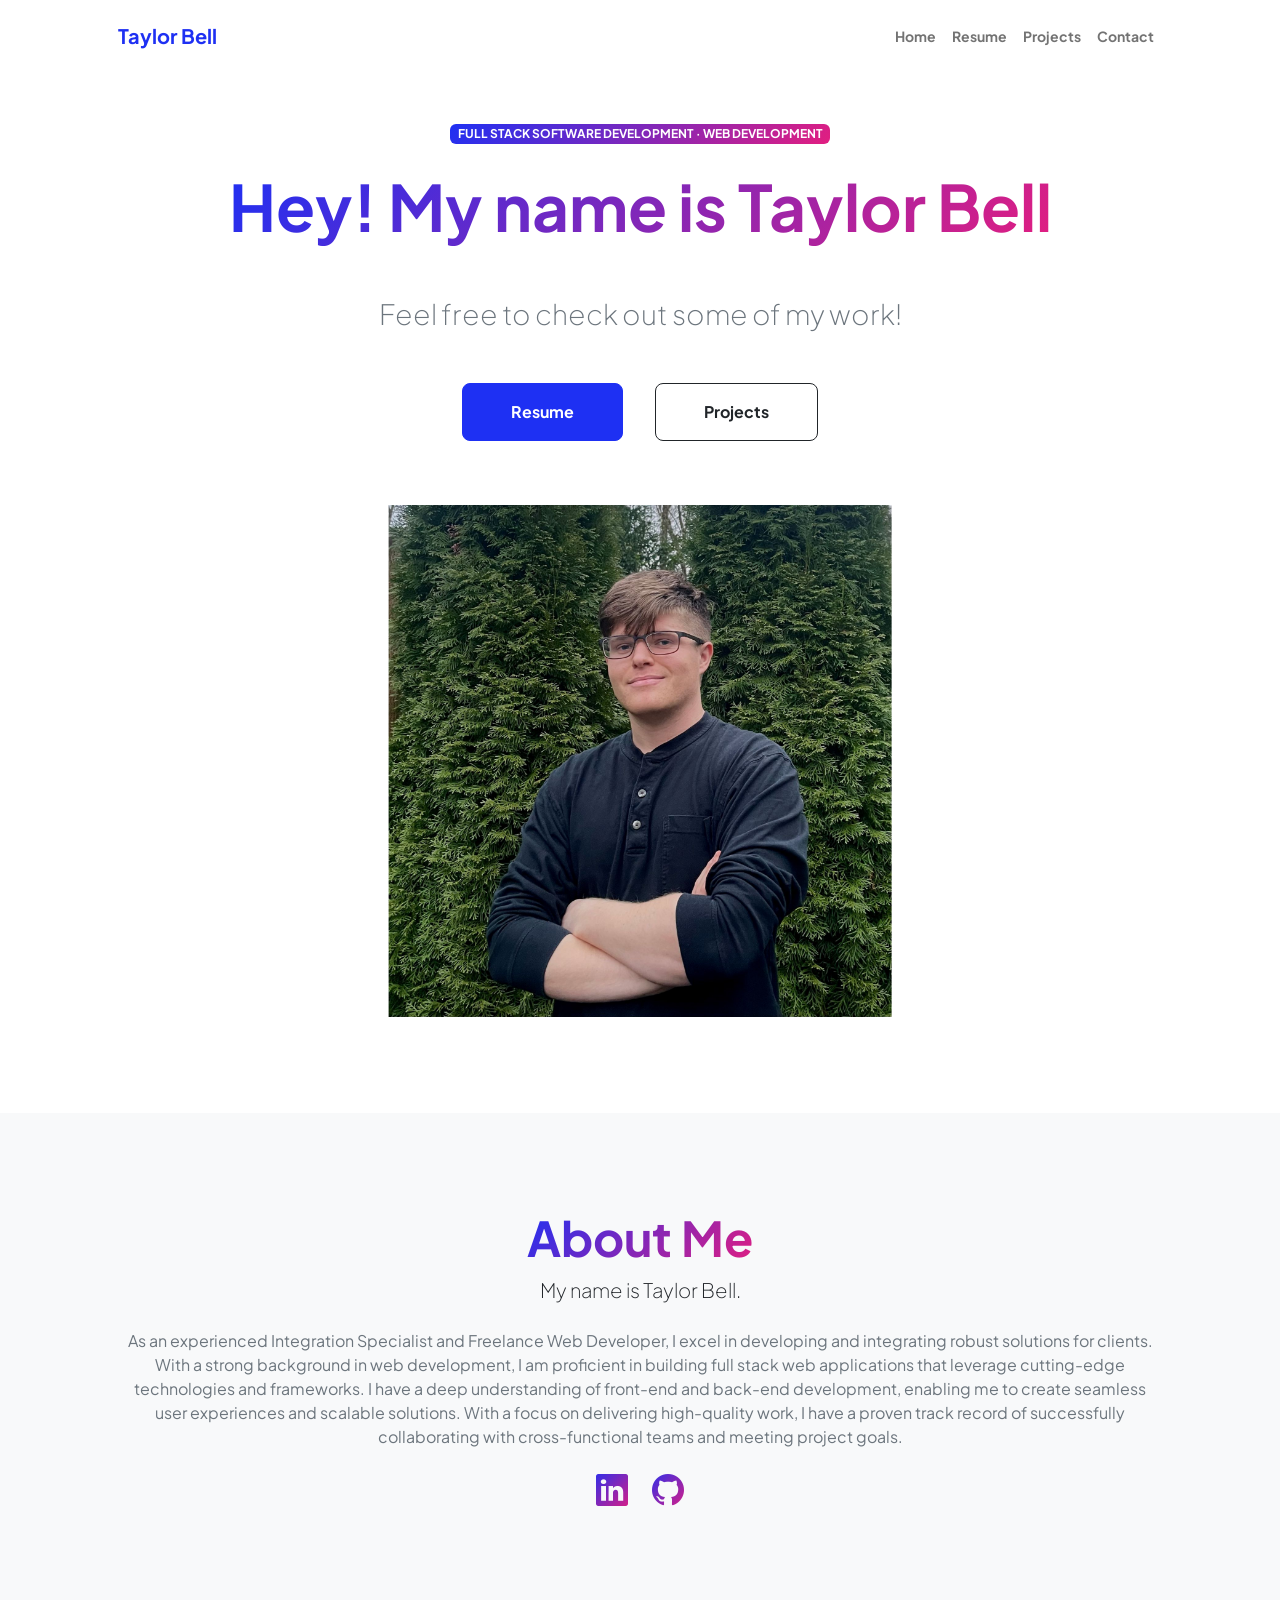
<file: index.html>
<!DOCTYPE html>
<html lang="en">

<head>
    <meta charset="utf-8" />
    <meta name="viewport" content="width=device-width, initial-scale=1, shrink-to-fit=no" />
    <meta name="description" content="" />
    <meta name="author" content="" />
    <title>Taylor Bell</title>
    <!-- Favicon-->
    <link rel="icon" type="image/x-icon" href="assets/favicon.ico" />
    <!-- Custom Google font-->
    <link rel="preconnect" href="https://fonts.googleapis.com" />
    <link rel="preconnect" href="https://fonts.gstatic.com" crossorigin />
    <link
        href="https://fonts.googleapis.com/css2?family=Plus+Jakarta+Sans:wght@100;200;300;400;500;600;700;800;900&amp;display=swap"
        rel="stylesheet" />
    <!-- Bootstrap icons-->
    <link href="https://cdn.jsdelivr.net/npm/bootstrap-icons@1.8.1/font/bootstrap-icons.css" rel="stylesheet" />
    <!-- Core theme CSS (includes Bootstrap)-->
    <link href="css/styles.css" rel="stylesheet" />
</head>

<body class="d-flex flex-column h-100">
    <main class="flex-shrink-0">
        <!-- Navigation-->
        <nav class="navbar navbar-expand-lg navbar-light bg-white py-3">
            <div class="container px-5">
                <a class="navbar-brand" href="index.html"><span class="fw-bolder text-primary">Taylor Bell</span></a>
                <button class="navbar-toggler" type="button" data-bs-toggle="collapse"
                    data-bs-target="#navbarSupportedContent" aria-controls="navbarSupportedContent"
                    aria-expanded="false" aria-label="Toggle navigation"><span
                        class="navbar-toggler-icon"></span></button>
                <div class="collapse navbar-collapse" id="navbarSupportedContent">
                    <ul class="navbar-nav ms-auto mb-2 mb-lg-0 small fw-bolder">
                        <li class="nav-item"><a class="nav-link" href="index.html">Home</a></li>
                        <li class="nav-item"><a class="nav-link" href="resume.html">Resume</a></li>
                        <li class="nav-item"><a class="nav-link" href="projects.html">Projects</a></li>
                        <li class="nav-item"><a class="nav-link" href="contact.html">Contact</a></li>
                    </ul>
                </div>
            </div>
        </nav>
        <!-- Header-->
        <header class="py-5">
            <div class="container px-5 pb-5">
                <div class="row gx-5 align-items-center">
                    <div class="col-xxl-5">
                        <!-- Header text content-->
                        <div class="text-center text-xxl-start">
                            <div class="badge bg-gradient-primary-to-secondary text-white mb-4">
                                <div class="text-uppercase">Full Stack Software Development &middot; Web Development
                                </div>
                            </div>
                            <!-- <div class="fs-3 fw-light text-muted">I can help your business to</div> -->
                            <h1 class="display-3 fw-bolder mb-5"><span class="text-gradient d-inline">Hey! My name is
                                    Taylor Bell</span></h1>
                            <div class="fs-3 fw-light mb-5 text-muted">Feel free to check out some of my work!</div>
                            <div
                                class="d-grid gap-3 d-sm-flex justify-content-sm-center justify-content-xxl-start mb-3">
                                <a class="btn btn-primary btn-lg px-5 py-3 me-sm-3 fs-6 fw-bolder"
                                    href="resume.html">Resume</a>
                                <a class="btn btn-outline-dark btn-lg px-5 py-3 fs-6 fw-bolder"
                                    href="projects.html">Projects</a>
                            </div>
                        </div>
                    </div>
                    <div class="col-xxl-7">
                        <!-- Header profile picture-->
                        <div class="d-flex justify-content-center mt-5 mt-xxl-0">
                            <div class="profile bg-gradient-primary-to-secondary">
                                <!-- TIP: For best results, use a photo with a transparent background like the demo example below-->
                                <!-- Watch a tutorial on how to do this on YouTube (link)-->
                                <img class="profile-img" src="img\IMG_6505.jpg" alt="..." />
                                <div class="dots-1">

                                </div>

                            </div>
                        </div>
                    </div>
                </div>
            </div>
        </header>
        <!-- About Section-->
        <section class="bg-light py-5">
            <div class="container px-5">
                <div class="row gx-5 justify-content-center">
                    <div class="col-xxl-8">
                        <div class="text-center my-5">
                            <h2 class="display-5 fw-bolder"><span class="text-gradient d-inline">About Me</span></h2>
                            <p class="lead fw-light mb-4">My name is Taylor Bell.</p>
                            <p class="text-muted">As an experienced Integration Specialist and Freelance Web Developer, I
                                excel in developing and integrating robust solutions for clients. With a strong
                                background in web development, I am proficient in building full stack web applications
                                that leverage cutting-edge technologies and frameworks. I have a deep understanding of
                                front-end and back-end development, enabling me to create seamless user experiences and
                                scalable solutions. With a focus on delivering high-quality work, I have a proven track
                                record of successfully collaborating with cross-functional teams and meeting project
                                goals. </p>
                            <div class="d-flex justify-content-center fs-2 gap-4">
                                <a class="text-gradient" href="https://www.linkedin.com/in/taylor-bell-b19a20195/"><i
                                        class="bi bi-linkedin"></i></a>
                                <a class="text-gradient" href="https://github.com/vtbell21"><i
                                        class="bi bi-github"></i></a>
                            </div>
                        </div>
                    </div>
                </div>
            </div>
        </section>
    </main>
    <!-- Bootstrap core JS-->
    <script src="https://cdn.jsdelivr.net/npm/bootstrap@5.2.3/dist/js/bootstrap.bundle.min.js"></script>
    <!-- Core theme JS-->
    <script src="js/scripts.js"></script>
</body>

</html>
</file>
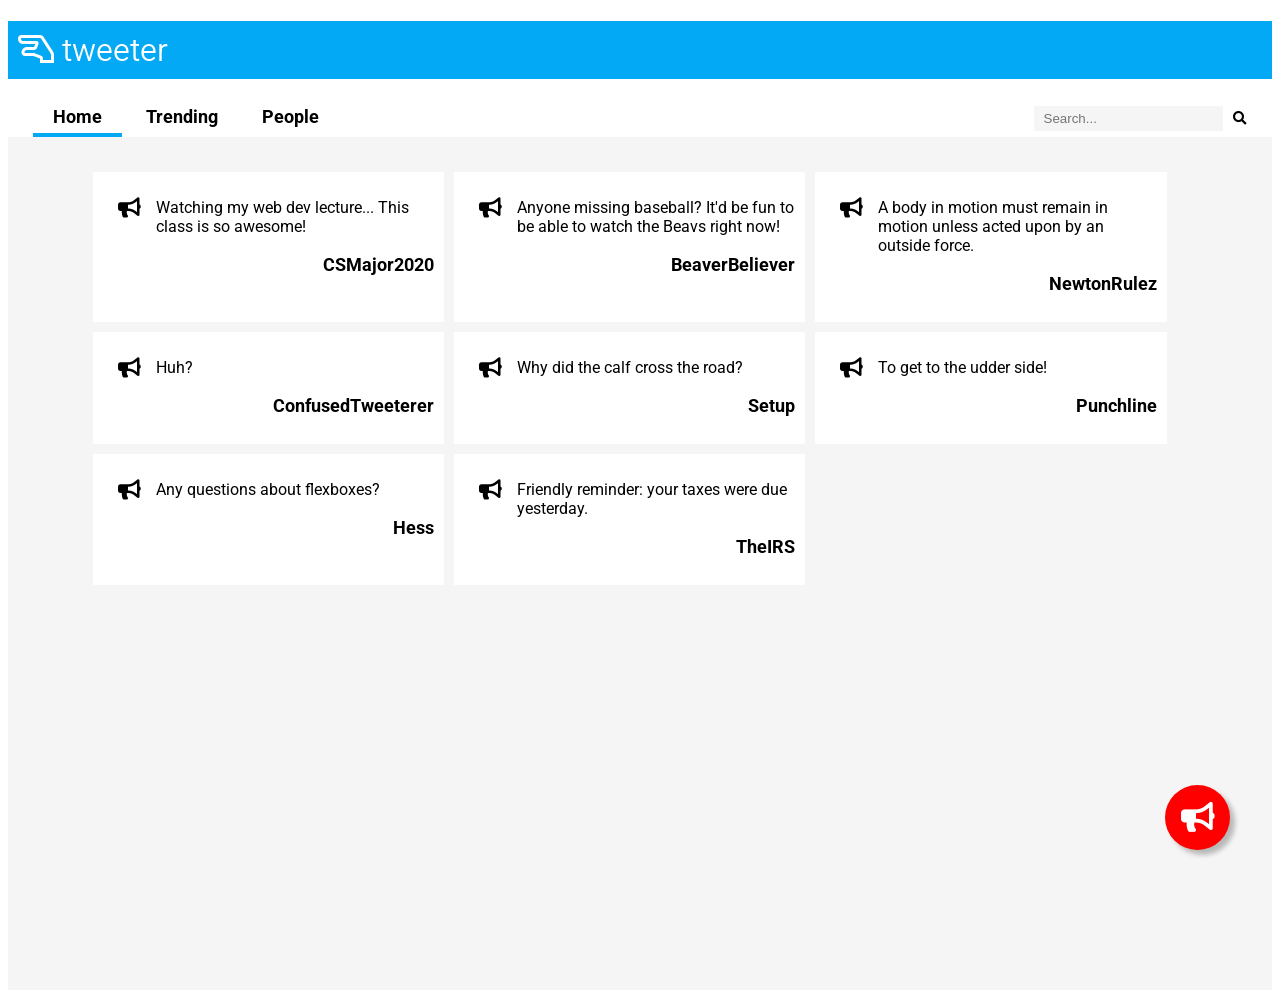
<file: A2/index.html>
<!DOCTYPE html>
<html>
  <head>

    <meta charset="utf-8">
    <title>Tweeter</title>

    <!-- This is a 3rd-party stylesheet to make available the font family to be used for this page ("Roboto"). -->
    <link href="https://fonts.googleapis.com/css?family=Roboto:100,400,700" rel="stylesheet">

    <!-- This 3rd-party stylesheet incorporates SVG icons from Font Awesome: http://fontawesome.com/ -->
    <link rel="stylesheet" href="https://use.fontawesome.com/releases/v5.13.0/css/all.css" crossorigin="anonymous">

    <link rel="stylesheet" href="style.css" media="screen">

  </head>

  <body>

    <header>
      <!-- The <i> tag below includes the bullhorn icon from Font Awesome -->
      <a href="#"><h1 class="site-title"><i class="far fa-hand-lizard"></i> tweeter</h1></a>

      <nav class="navbar">
        <ul class="navlist">
          <li class="navitem navlink active"><a href="#">Home</a></li>
          <li class="navitem navlink"><a href="#">Trending</a></li>
          <li class="navitem navlink"><a href="#">People</a></li>
          <li class="navitem navbar-search">
            <input type="text" id="navbar-search-input" placeholder="Search...">
            <button type="button" id="navbar-search-button"><i class="fas fa-search"></i></button>
          </li>
        </ul>
      </nav>
    </header>

    <main class="twit-container">

      <article class="twit">
        <div class="twit-icon">
          <i class="fas fa-bullhorn"></i>
        </div>
        <div class="twit-content">
          <p class="twit-text">
            Watching my web dev lecture... This class is so awesome!
          </p>
          <p class="twit-author">
            <a href="#">CSMajor2020</a>
          </p>
        </div>
      </article>

      <article class="twit">
        <div class="twit-icon">
          <i class="fas fa-bullhorn"></i>
        </div>
        <div class="twit-content">
          <p class="twit-text">
            Anyone missing baseball?  It'd be fun to be able to watch the Beavs right now!
          </p>
          <p class="twit-author">
            <a href="#">BeaverBeliever</a>
          </p>
        </div>
      </article>

      <article class="twit">
        <div class="twit-icon">
          <i class="fas fa-bullhorn"></i>
        </div>
        <div class="twit-content">
          <p class="twit-text">
            A body in motion must remain in motion unless acted upon by an outside force.
          </p>
          <p class="twit-author">
            <a href="#">NewtonRulez</a>
          </p>
        </div>
      </article>

      <article class="twit">
        <div class="twit-icon">
          <i class="fas fa-bullhorn"></i>
        </div>
        <div class="twit-content">
          <p class="twit-text">
            Huh?
          </p>
          <p class="twit-author">
            <a href="#">ConfusedTweeterer</a>
          </p>
        </div>
      </article>

      <article class="twit">
        <div class="twit-icon">
          <i class="fas fa-bullhorn"></i>
        </div>
        <div class="twit-content">
          <p class="twit-text">
            Why did the calf cross the road?
          </p>
          <p class="twit-author">
            <a href="#">Setup</a>
          </p>
        </div>
      </article>

      <article class="twit">
        <div class="twit-icon">
          <i class="fas fa-bullhorn"></i>
        </div>
        <div class="twit-content">
          <p class="twit-text">
            To get to the udder side!
          </p>
          <p class="twit-author">
            <a href="#">Punchline</a>
          </p>
        </div>
      </article>

      <article class="twit">
        <div class="twit-icon">
          <i class="fas fa-bullhorn"></i>
        </div>
        <div class="twit-content">
          <p class="twit-text">
            Any questions about flexboxes?
          </p>
          <p class="twit-author">
            <a href="#">Hess</a>
          </p>
        </div>
      </article>

      <article class="twit">
        <div class="twit-icon">
          <i class="fas fa-bullhorn"></i>
        </div>
        <div class="twit-content">
          <p class="twit-text">
            Friendly reminder: your taxes were due yesterday.
          </p>
          <p class="twit-author">
            <a href="#">TheIRS</a>
          </p>
        </div>
      </article>

    </main>

    <button type="button" id="create-twit-button"><i class="fas fa-bullhorn"></i></button>

  </body>

</html>
</file>
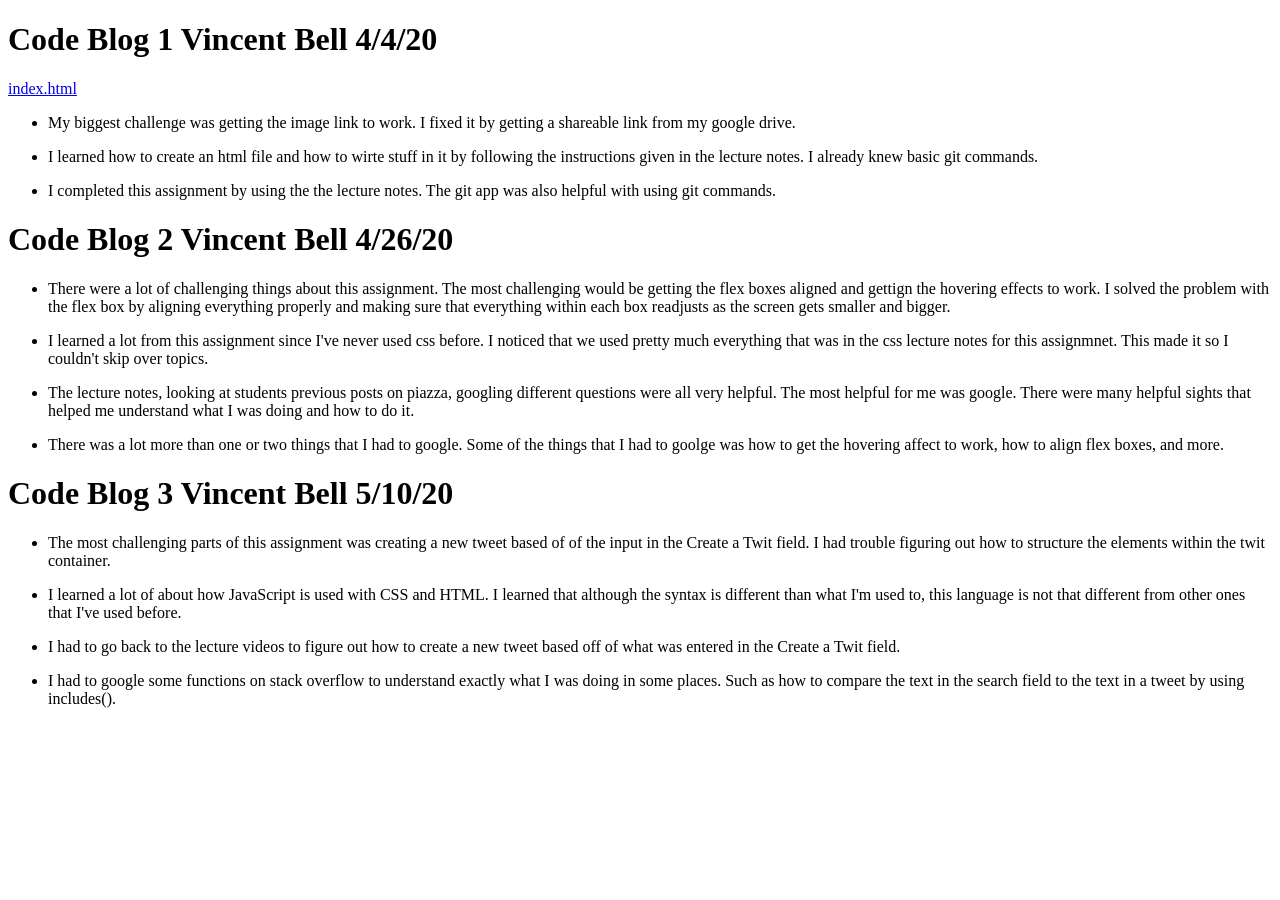
<file: blog.html>
<!DOCTYPE html>
<html>
	<head>
		<title>Code Blog 1 Vincent Bell</title>
	</head>
	<body>
		<h1>Code Blog 1 Vincent Bell 4/4/20</h1>
		<a href="http://people.oregonstate.edu/~bellv/index.html">index.html</a>
		<ul>
			<li><p>My biggest challenge was getting the 
				image link to work. I fixed it by getting 
				a shareable link from my google drive.</p></li>
			<li><p>I learned how to create an html file 
				and how to wirte stuff in it by following
				the instructions given in the lecture notes.
				I already knew basic git commands.</p></li>
			<li><p>I completed this assignment by using the 
				the lecture notes. The git app was also
				helpful with using git commands. </p></li>
			
		</ul>
	</body>
	
	<head>
	</head>
	<body>
		<h1>Code Blog 2 Vincent Bell 4/26/20</h1>
		<ul>
			<li><p>There were a lot of challenging things about
			this assignment. The most challenging would be getting
			the flex boxes aligned and gettign the hovering effects to work.
			I solved the problem with the flex box by aligning everything 
			properly and making sure that everything within each box
			readjusts as the screen gets smaller and bigger.</p></li>
			<li><p>I learned a lot from this assignment since I've never used 
			css before. I noticed that we used pretty much everything that was
			in the css lecture notes for this assignmnet. This made it so I 
			couldn't skip over topics.</p></li>
			<li><p>The lecture notes, looking at students previous posts on piazza,
			googling different questions were all very helpful. The most helpful for 
			me was google. There were many helpful sights that helped me understand
			what I was doing and how to do it.</p></li>
			<li><p>There was a lot more than one or two things that I had to google.
			Some of the things that I had to goolge was how to get the hovering affect 
			to work, how to align flex boxes, and more.</p></li>
			
		</ul>
	</body>
	
	<head>
	</head>
	<body>
		<h1>Code Blog 3 Vincent Bell 5/10/20</h1>
		<ul>
			<li><p>The most challenging parts of this assignment was creating 
			a new tweet based of of the input in the Create a Twit field. 
			I had trouble figuring out how to structure the elements within the 
			twit container. </p></li>
			<li><p>I learned a lot of about how JavaScript is used with CSS and HTML.
			I learned that although the syntax is different than what I'm used to,
			this language is not that different from other ones that I've used before.</p></li>
			<li><p>I had to go back to the lecture videos to figure out how to create 
			a new tweet based off of what was entered in the Create a Twit field. </p></li>
			<li><p>I had to google some functions on stack overflow to understand 
			exactly what I was doing in some places.  Such as how to compare the text
			in the search field to the text in a tweet by using includes().</p></li>
			
		</ul>
	</body>
</html>
</file>
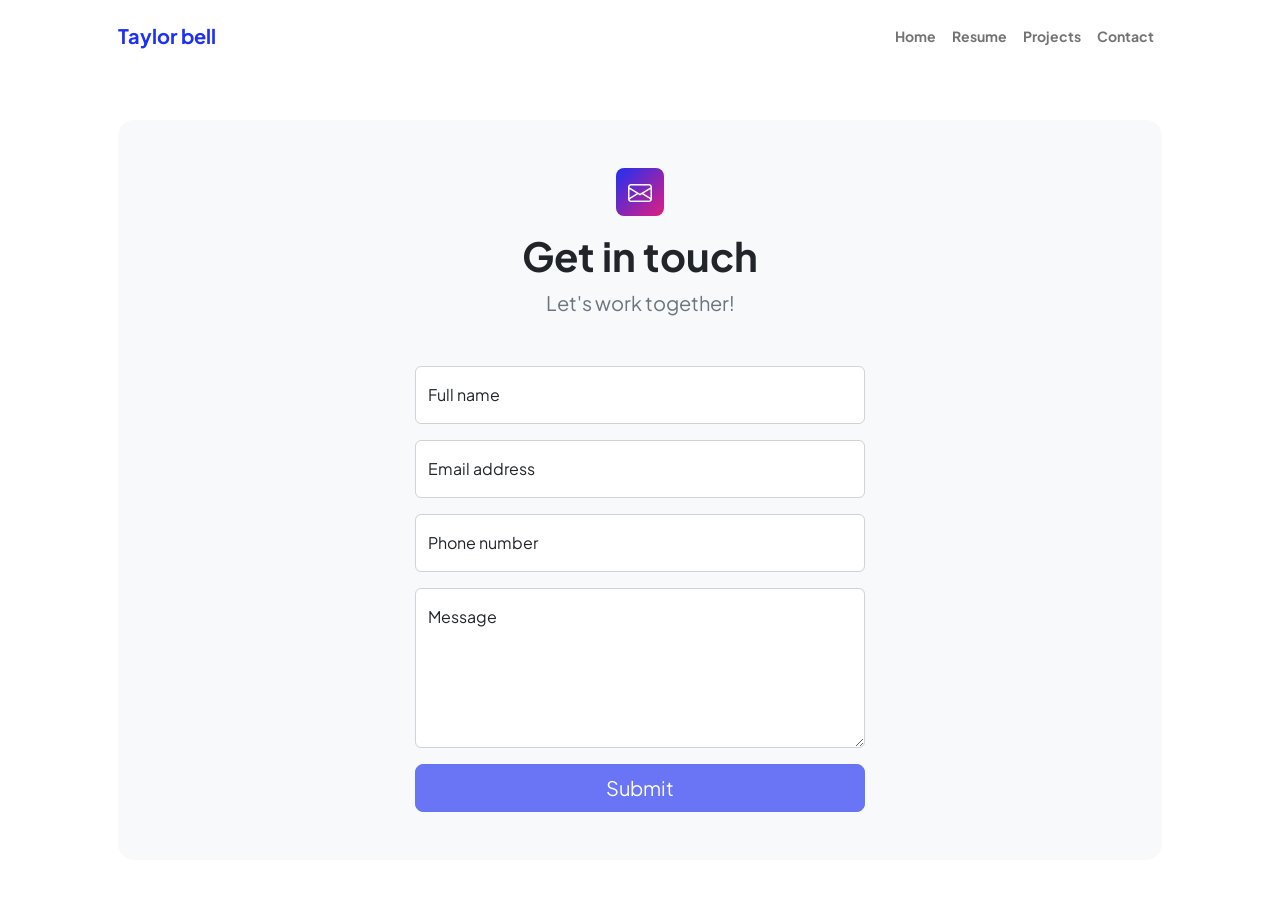
<file: contact.html>
<!DOCTYPE html>
<html lang="en">

<head>
    <meta charset="utf-8" />
    <meta name="viewport" content="width=device-width, initial-scale=1, shrink-to-fit=no" />
    <meta name="description" content />
    <meta name="author" content />
    <title>Taylor Bell Contact</title>
    <!-- Favicon-->
    <link rel="icon" type="image/x-icon" href="assets/favicon.ico" />
    <!-- Custom Google font-->
    <link rel="preconnect" href="https://fonts.googleapis.com" />
    <link rel="preconnect" href="https://fonts.gstatic.com" crossorigin />
    <link
        href="https://fonts.googleapis.com/css2?family=Plus+Jakarta+Sans:wght@100;200;300;400;500;600;700;800;900&amp;display=swap"
        rel="stylesheet" />
    <!-- Bootstrap icons-->
    <link href="https://cdn.jsdelivr.net/npm/bootstrap-icons@1.8.1/font/bootstrap-icons.css" rel="stylesheet" />
    <!-- Core theme CSS (includes Bootstrap)-->
    <link href="css/styles.css" rel="stylesheet" />
</head>

<body class="d-flex flex-column">
    <main class="flex-shrink-0">
        <!-- Navigation-->
        <nav class="navbar navbar-expand-lg navbar-light bg-white py-3">
            <div class="container px-5">
                <a class="navbar-brand" href="index.html"><span class="fw-bolder text-primary">Taylor bell</span></a>
                <button class="navbar-toggler" type="button" data-bs-toggle="collapse"
                    data-bs-target="#navbarSupportedContent" aria-controls="navbarSupportedContent"
                    aria-expanded="false" aria-label="Toggle navigation"><span
                        class="navbar-toggler-icon"></span></button>
                <div class="collapse navbar-collapse" id="navbarSupportedContent">
                    <ul class="navbar-nav ms-auto mb-2 mb-lg-0 small fw-bolder">
                        <li class="nav-item"><a class="nav-link" href="index.html">Home</a></li>
                        <li class="nav-item"><a class="nav-link" href="resume.html">Resume</a></li>
                        <li class="nav-item"><a class="nav-link" href="projects.html">Projects</a></li>
                        <li class="nav-item"><a class="nav-link" href="contact.html">Contact</a></li>
                    </ul>
                </div>
            </div>
        </nav>
        <!-- Page content-->
        <section class="py-5">
            <div class="container px-5">
                <!-- Contact form-->
                <div class="bg-light rounded-4 py-5 px-4 px-md-5">
                    <div class="text-center mb-5">
                        <div class="feature bg-primary bg-gradient-primary-to-secondary text-white rounded-3 mb-3"><i
                                class="bi bi-envelope"></i></div>
                        <h1 class="fw-bolder">Get in touch</h1>
                        <p class="lead fw-normal text-muted mb-0">Let's work together!</p>
                    </div>
                    <div class="row gx-5 justify-content-center">
                        <div class="col-lg-8 col-xl-6">
                            <!-- * * * * * * * * * * * * * * *-->
                            <!-- * * SB Forms Contact Form * *-->
                            <!-- * * * * * * * * * * * * * * *-->
                            <!-- This form is pre-integrated with SB Forms.-->
                            <!-- To make this form functional, sign up at-->
                            <!-- https://startbootstrap.com/solution/contact-forms-->
                            <!-- to get an API token!-->
                            <form id="contactForm" data-sb-form-api-token="0af9e6a4-b338-41c9-89aa-a0c03011df9d">
                                <!-- Name input-->
                                <div class="form-floating mb-3">
                                    <input class="form-control" id="name" type="text" placeholder="Enter your name..."
                                        data-sb-validations="required" />
                                    <label for="name">Full name</label>
                                    <div class="invalid-feedback" data-sb-feedback="name:required">A name is required.
                                    </div>
                                </div>
                                <!-- Email address input-->
                                <div class="form-floating mb-3">
                                    <input class="form-control" id="email" type="email" placeholder="name@example.com"
                                        data-sb-validations="required,email" />
                                    <label for="email">Email address</label>
                                    <div class="invalid-feedback" data-sb-feedback="email:required">An email is
                                        required.</div>
                                    <div class="invalid-feedback" data-sb-feedback="email:email">Email is not valid.
                                    </div>
                                </div>
                                <!-- Phone number input-->
                                <div class="form-floating mb-3">
                                    <input class="form-control" id="phone" type="tel" placeholder="(123) 456-7890"
                                        data-sb-validations="required" />
                                    <label for="phone">Phone number</label>
                                    <div class="invalid-feedback" data-sb-feedback="phone:required">A phone number is
                                        required.</div>
                                </div>
                                <!-- Message input-->
                                <div class="form-floating mb-3">
                                    <textarea class="form-control" id="message" type="text"
                                        placeholder="Enter your message here..." style="height: 10rem"
                                        data-sb-validations="required"></textarea>
                                    <label for="message">Message</label>
                                    <div class="invalid-feedback" data-sb-feedback="message:required">A message is
                                        required.</div>
                                </div>
                                <!-- Submit success message-->
                                <!---->
                                <!-- This is what your users will see when the form-->
                                <!-- has successfully submitted-->
                                <div class="d-none" id="submitSuccessMessage">
                                    <div class="text-center mb-3">
                                        <div class="fw-bolder">Form submission successful!</div>
                                        To activate this form, sign up at
                                        <br />
                                        <a
                                            href="https://startbootstrap.com/solution/contact-forms">https://startbootstrap.com/solution/contact-forms</a>
                                    </div>
                                </div>
                                <!-- Submit error message-->
                                <!---->
                                <!-- This is what your users will see when there is-->
                                <!-- an error submitting the form-->
                                <div class="d-none" id="submitErrorMessage">
                                    <div class="text-center text-danger mb-3">Error sending message!</div>
                                </div>
                                <!-- Submit Button-->
                                <div class="d-grid"><button class="btn btn-primary btn-lg disabled" id="submitButton"
                                        type="submit">Submit</button></div>
                            </form>
                        </div>
                    </div>
                </div>
            </div>
        </section>
    </main>

    <!-- Bootstrap core JS-->
    <script src="https://cdn.jsdelivr.net/npm/bootstrap@5.2.3/dist/js/bootstrap.bundle.min.js"></script>
    <!-- Core theme JS-->
    <script src="js/scripts.js"></script>
    <!-- * * * * * * * * * * * * * * * * * * * * * * * * * * * * * * * * * * * * * * * *-->
    <!-- * *                               SB Forms JS                               * *-->
    <!-- * * Activate your form at https://startbootstrap.com/solution/contact-forms * *-->
    <!-- * * * * * * * * * * * * * * * * * * * * * * * * * * * * * * * * * * * * * * * *-->
    <script src="https://cdn.startbootstrap.com/sb-forms-latest.js"></script>
</body>

</html>
</file>
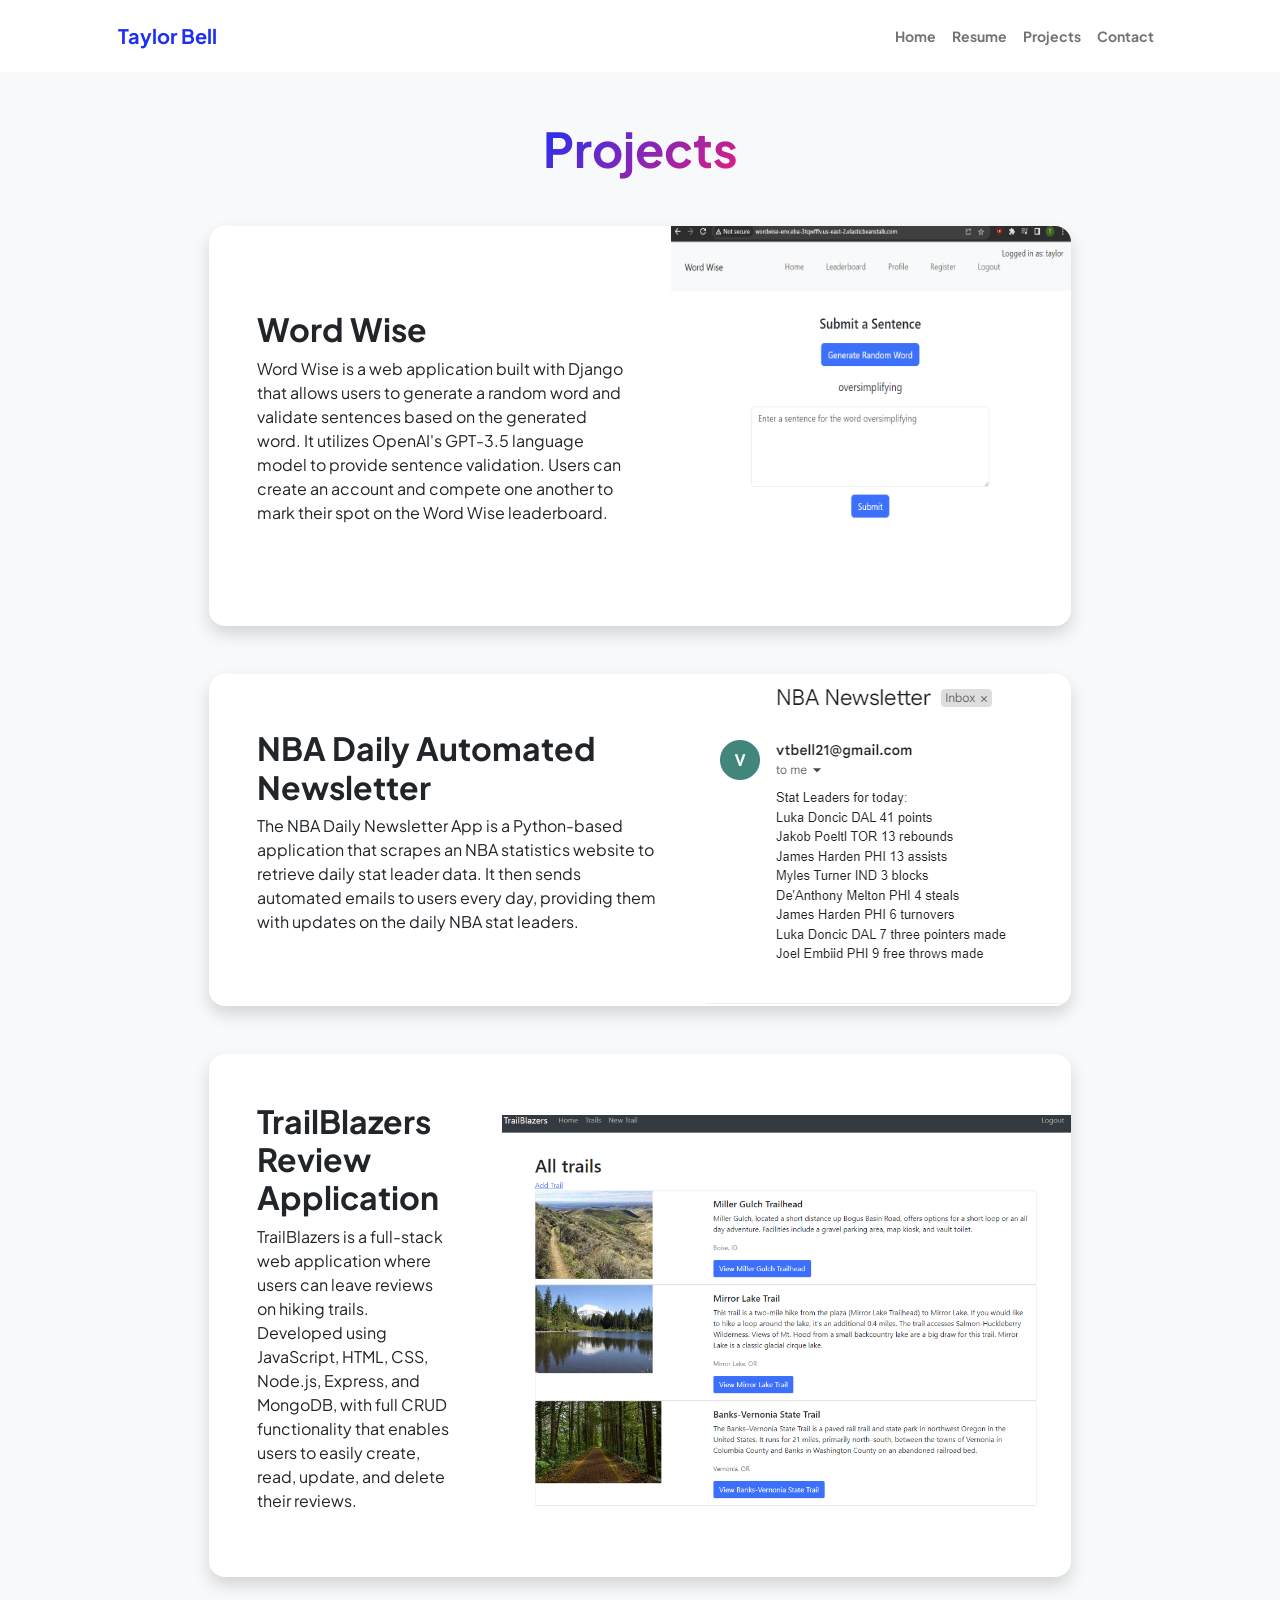
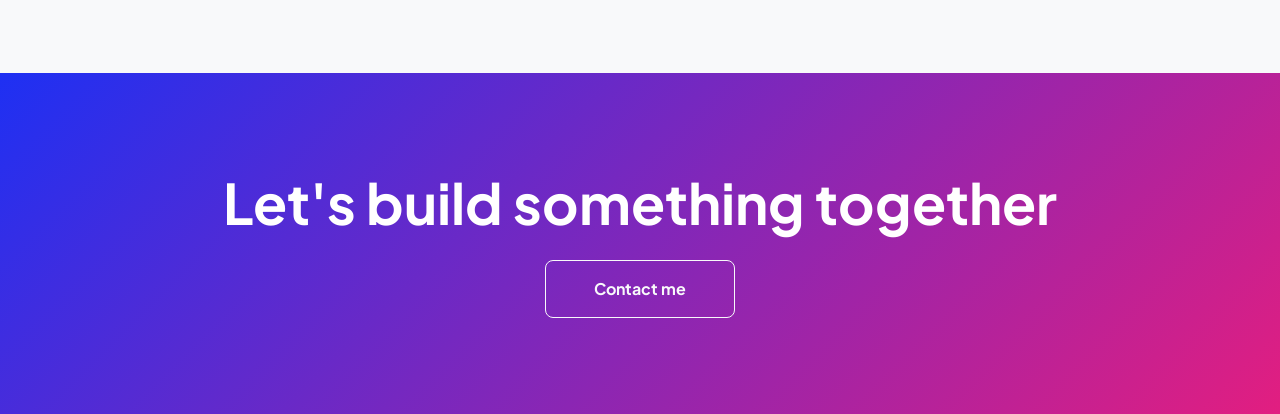
<file: projects.html>
<!DOCTYPE html>
<html lang="en">

<head>
    <meta charset="utf-8" />
    <meta name="viewport" content="width=device-width, initial-scale=1, shrink-to-fit=no" />
    <meta name="description" content="" />
    <meta name="author" content="" />
    <title>Taylor Bell Projects</title>
    <!-- Favicon-->
    <link rel="icon" type="image/x-icon" href="assets/favicon.ico" />
    <!-- Custom Google font-->
    <link rel="preconnect" href="https://fonts.googleapis.com" />
    <link rel="preconnect" href="https://fonts.gstatic.com" crossorigin />
    <link
        href="https://fonts.googleapis.com/css2?family=Plus+Jakarta+Sans:wght@100;200;300;400;500;600;700;800;900&amp;display=swap"
        rel="stylesheet" />
    <!-- Bootstrap icons-->
    <link href="https://cdn.jsdelivr.net/npm/bootstrap-icons@1.8.1/font/bootstrap-icons.css" rel="stylesheet" />
    <!-- Core theme CSS (includes Bootstrap)-->
    <link href="css/styles.css" rel="stylesheet" />
</head>

<body class="d-flex flex-column h-100 bg-light">
    <main class="flex-shrink-0">
        <!-- Navigation-->
        <nav class="navbar navbar-expand-lg navbar-light bg-white py-3">
            <div class="container px-5">
                <a class="navbar-brand" href="index.html"><span class="fw-bolder text-primary">Taylor Bell</span></a>
                <button class="navbar-toggler" type="button" data-bs-toggle="collapse"
                    data-bs-target="#navbarSupportedContent" aria-controls="navbarSupportedContent"
                    aria-expanded="false" aria-label="Toggle navigation"><span
                        class="navbar-toggler-icon"></span></button>
                <div class="collapse navbar-collapse" id="navbarSupportedContent">
                    <ul class="navbar-nav ms-auto mb-2 mb-lg-0 small fw-bolder">
                        <li class="nav-item"><a class="nav-link" href="index.html">Home</a></li>
                        <li class="nav-item"><a class="nav-link" href="resume.html">Resume</a></li>
                        <li class="nav-item"><a class="nav-link" href="projects.html">Projects</a></li>
                        <li class="nav-item"><a class="nav-link" href="contact.html">Contact</a></li>
                    </ul>
                </div>
            </div>
        </nav>
        <!-- Projects Section-->
        <section class="py-5">
            <div class="container px-5 mb-5">
                <div class="text-center mb-5">
                    <h1 class="display-5 fw-bolder mb-0"><span class="text-gradient d-inline">Projects</span></h1>
                </div>
                <div class="row gx-5 justify-content-center">
                    <div class="col-lg-12 col-xl-10 col-xxl-9">
                        <!-- Project Card 1-->
                        <div class="card overflow-hidden shadow rounded-4 border-0 mb-5">
                            <div class="card-body p-0">
                                <div class="d-flex align-items-center">
                                    <div class="p-5">
                                        <h2 class="fw-bolder">Word Wise</h2>
                                        <p>Word Wise is a web application built with Django that allows users to
                                            generate a random word and validate sentences based on the generated word.
                                            It utilizes OpenAI's GPT-3.5 language model to provide sentence validation.
                                            Users can create an account and compete one another to mark their spot on
                                            the Word Wise leaderboard.
                                        </p>
                                    </div>
                                    <img class="img-fluid" src="img\wrod.png" alt="..."
                                        style="width: 400px; height: 400px;" />
                                </div>
                            </div>
                        </div>
                        <!-- Project Card 2-->
                        <div class="card overflow-hidden shadow rounded-4 border-0 mb-5">
                            <div class="card-body p-0">
                                <div class="d-flex align-items-center">
                                    <div class="p-5">
                                        <h2 class="fw-bolder">NBA Daily Automated Newsletter</h2>
                                        <p>The NBA Daily Newsletter App is a Python-based application that scrapes an
                                            NBA statistics website to retrieve daily stat leader data. It then sends
                                            automated emails to users every day, providing them with updates on the
                                            daily NBA stat leaders.</p>
                                    </div>
                                    <img class="img-fluid" src="img\NBA_Newsletter_Screenshot.png" alt="..." />
                                </div>
                            </div>
                        </div>
                        <!-- Project Card 3-->
                        <div class="card overflow-hidden shadow rounded-4 border-0">
                            <div class="card-body p-0">
                                <div class="d-flex align-items-center">
                                    <div class="p-5">
                                        <h2 class="fw-bolder">TrailBlazers Review Application</h2>
                                        <p>TrailBlazers is a full-stack web application where users can leave reviews on
                                            hiking trails. Developed using JavaScript, HTML, CSS, Node.js, Express, and
                                            MongoDB, with full CRUD functionality that enables users to easily create,
                                            read, update, and delete their reviews.</p>
                                    </div>
                                    <img class="img-fluid" src="img\Project2.png"
                                        style="width: 600px; height: 400px; alt=" ..." />
                                </div>
                            </div>
                        </div>
                    </div>
                </div>
            </div>
        </section>
        <!-- Call to action section-->
        <section class="py-5 bg-gradient-primary-to-secondary text-white">
            <div class="container px-5 my-5">
                <div class="text-center">
                    <h2 class="display-4 fw-bolder mb-4">Let's build something together</h2>
                    <a class="btn btn-outline-light btn-lg px-5 py-3 fs-6 fw-bolder" href="contact.html">Contact me</a>
                </div>
            </div>
        </section>
    </main>
    <!-- Bootstrap core JS-->
    <script src="https://cdn.jsdelivr.net/npm/bootstrap@5.2.3/dist/js/bootstrap.bundle.min.js"></script>
    <!-- Core theme JS-->
    <script src="js/scripts.js"></script>
</body>

</html>
</file>
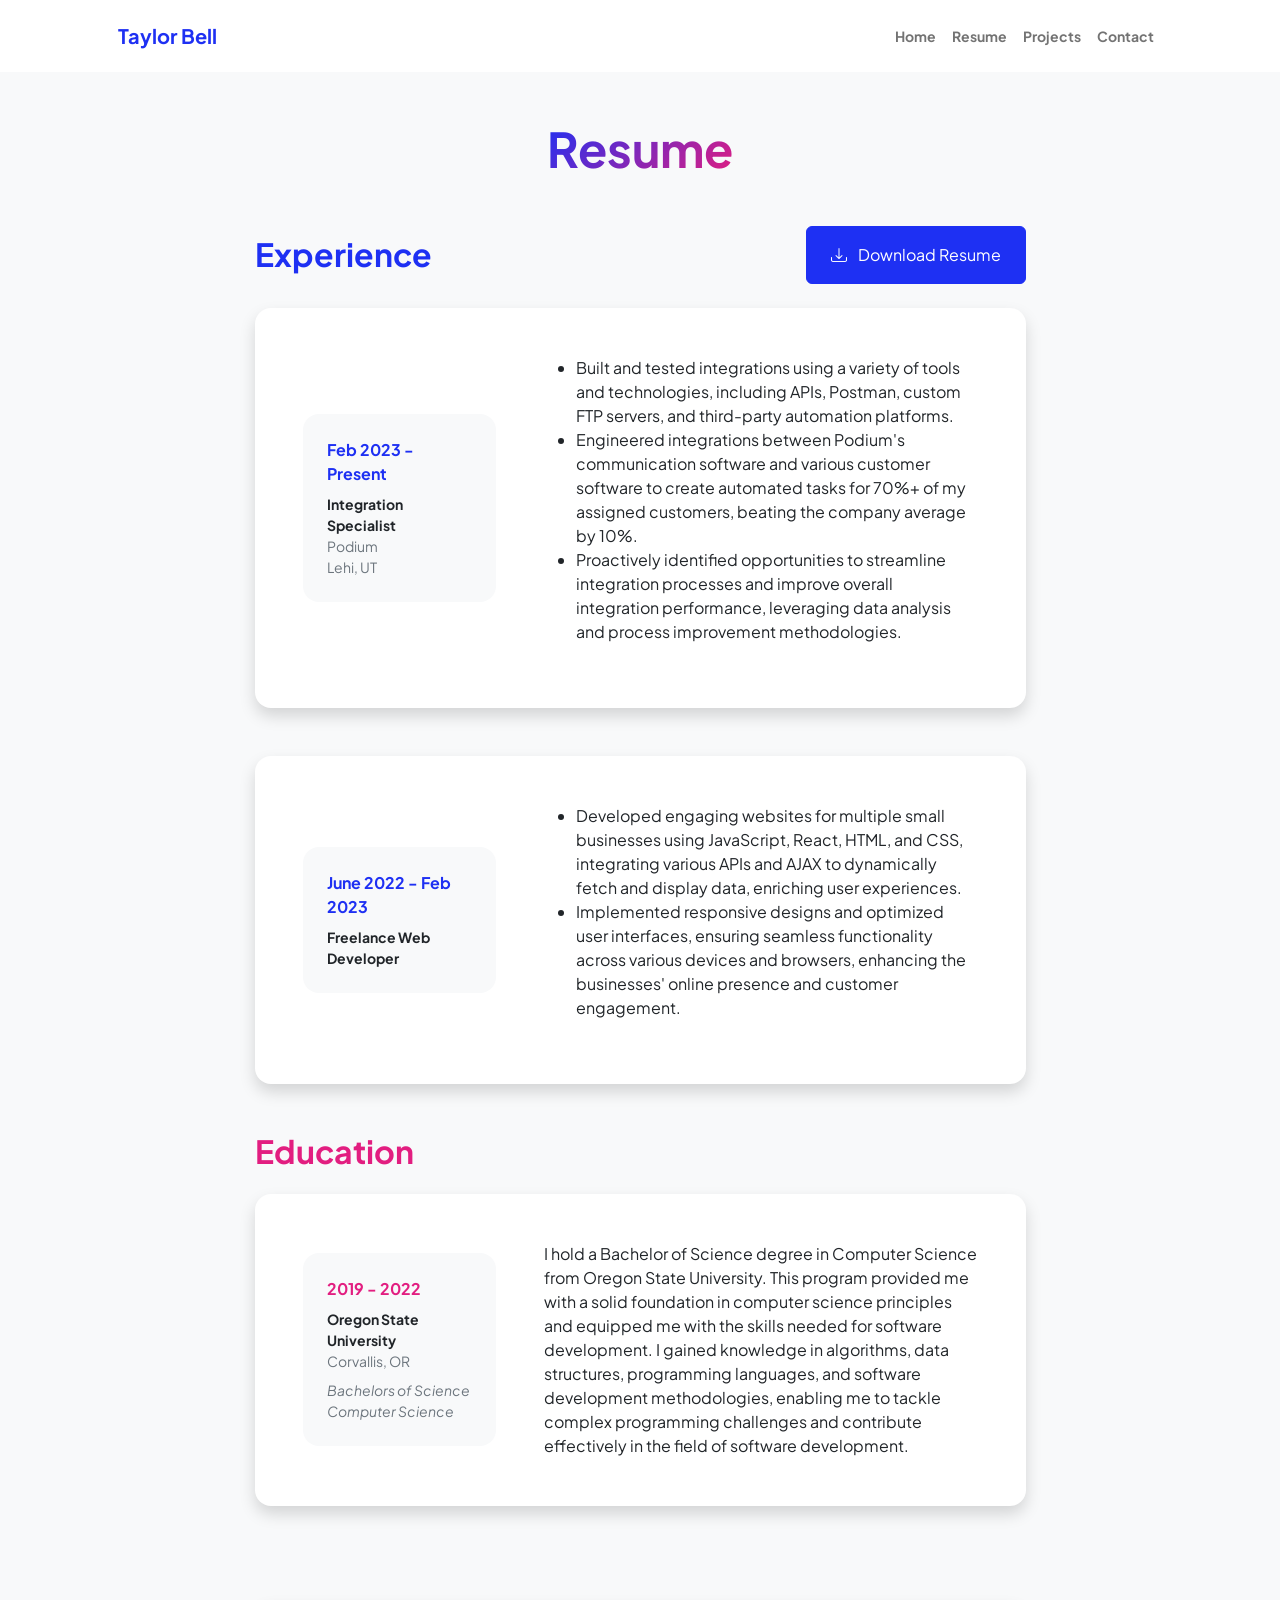
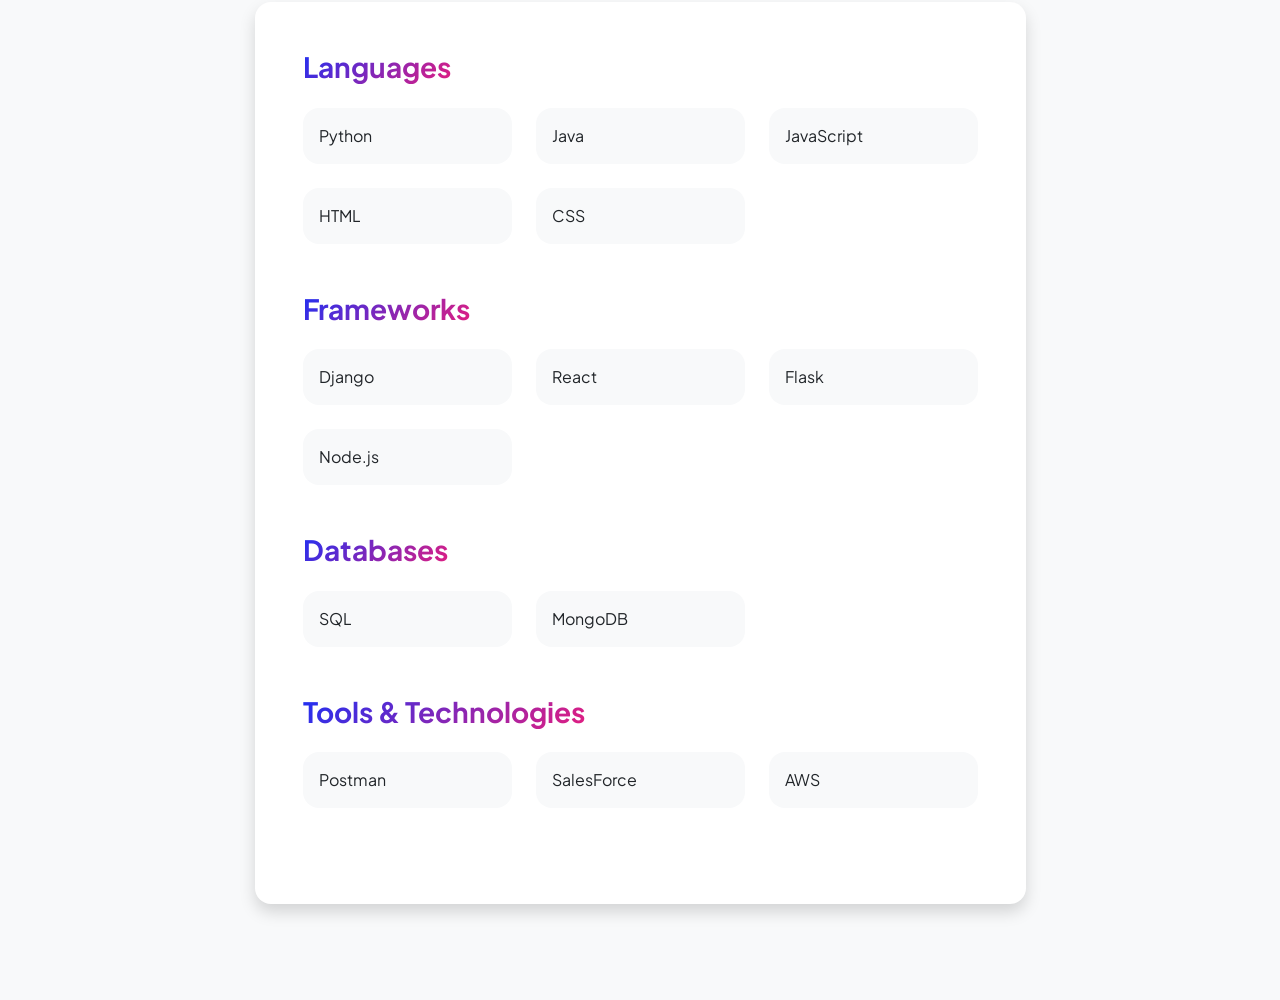
<file: resume.html>
<!DOCTYPE html>
<html lang="en">

<head>
    <meta charset="utf-8" />
    <meta name="viewport" content="width=device-width, initial-scale=1, shrink-to-fit=no" />
    <meta name="description" content="" />
    <meta name="author" content="" />
    <title>Taylor Bell Resume</title>
    <!-- Favicon-->
    <link rel="icon" type="image/x-icon" href="assets/favicon.ico" />
    <!-- Custom Google font-->
    <link rel="preconnect" href="https://fonts.googleapis.com" />
    <link rel="preconnect" href="https://fonts.gstatic.com" crossorigin />
    <link
        href="https://fonts.googleapis.com/css2?family=Plus+Jakarta+Sans:wght@100;200;300;400;500;600;700;800;900&amp;display=swap"
        rel="stylesheet" />
    <!-- Bootstrap icons-->
    <link href="https://cdn.jsdelivr.net/npm/bootstrap-icons@1.8.1/font/bootstrap-icons.css" rel="stylesheet" />
    <!-- Core theme CSS (includes Bootstrap)-->
    <link href="css/styles.css" rel="stylesheet" />
</head>

<body class="d-flex flex-column h-100 bg-light">
    <main class="flex-shrink-0">
        <!-- Navigation-->
        <nav class="navbar navbar-expand-lg navbar-light bg-white py-3">
            <div class="container px-5">
                <a class="navbar-brand" href="index.html"><span class="fw-bolder text-primary">Taylor Bell</span></a>
                <button class="navbar-toggler" type="button" data-bs-toggle="collapse"
                    data-bs-target="#navbarSupportedContent" aria-controls="navbarSupportedContent"
                    aria-expanded="false" aria-label="Toggle navigation"><span
                        class="navbar-toggler-icon"></span></button>
                <div class="collapse navbar-collapse" id="navbarSupportedContent">
                    <ul class="navbar-nav ms-auto mb-2 mb-lg-0 small fw-bolder">
                        <li class="nav-item"><a class="nav-link" href="index.html">Home</a></li>
                        <li class="nav-item"><a class="nav-link" href="resume.html">Resume</a></li>
                        <li class="nav-item"><a class="nav-link" href="projects.html">Projects</a></li>
                        <li class="nav-item"><a class="nav-link" href="contact.html">Contact</a></li>
                    </ul>
                </div>
            </div>
        </nav>
        <!-- Page Content-->
        <div class="container px-5 my-5">
            <div class="text-center mb-5">
                <h1 class="display-5 fw-bolder mb-0"><span class="text-gradient d-inline">Resume</span></h1>
            </div>
            <div class="row gx-5 justify-content-center">
                <div class="col-lg-11 col-xl-9 col-xxl-8">
                    <!-- Experience Section-->
                    <section>
                        <div class="d-flex align-items-center justify-content-between mb-4">
                            <h2 class="text-primary fw-bolder mb-0">Experience</h2>
                            <!-- Download resume button-->
                            <!-- Note: Set the link href target to a PDF file within your project-->
                            <a class="btn btn-primary px-4 py-3" href="resume\Taylor Bell Resume.pdf">
                                <div class="d-inline-block bi bi-download me-2"></div>
                                Download Resume
                            </a>
                        </div>
                        <!-- Experience Card 1-->
                        <div class="card shadow border-0 rounded-4 mb-5">
                            <div class="card-body p-5">
                                <div class="row align-items-center gx-5">
                                    <div class="col text-center text-lg-start mb-4 mb-lg-0">
                                        <div class="bg-light p-4 rounded-4">
                                            <div class="text-primary fw-bolder mb-2">Feb 2023 - Present</div>
                                            <div class="small fw-bolder">Integration Specialist</div>
                                            <div class="small text-muted">Podium</div>
                                            <div class="small text-muted">Lehi, UT</div>
                                        </div>
                                    </div>
                                    <div class="col-lg-8">
                                        <div>
                                            <ul>
                                                <li>Built and tested integrations using a variety of tools and
                                                    technologies, including APIs, Postman, custom FTP servers, and
                                                    third-party automation platforms.</li>
                                                <li>Engineered integrations between Podium's communication software and
                                                    various customer software to create automated tasks for 70%+ of my
                                                    assigned customers, beating the company average by 10%.</li>
                                                <li>Proactively identified opportunities to streamline integration
                                                    processes and improve overall integration performance, leveraging
                                                    data analysis and process improvement methodologies.</li>
                                            </ul>
                                        </div>
                                    </div>
                                </div>
                            </div>
                        </div>
                        <!-- Experience Card 2-->
                        <div class="card shadow border-0 rounded-4 mb-5">
                            <div class="card-body p-5">
                                <div class="row align-items-center gx-5">
                                    <div class="col text-center text-lg-start mb-4 mb-lg-0">
                                        <div class="bg-light p-4 rounded-4">
                                            <div class="text-primary fw-bolder mb-2">June 2022 - Feb 2023</div>
                                            <div class="small fw-bolder">Freelance Web Developer</div>
                                        </div>
                                    </div>
                                    <div class="col-lg-8">
                                        <div>
                                            <ul>
                                                <li>Developed engaging websites for multiple small businesses using
                                                    JavaScript, React, HTML, and CSS, integrating various APIs and AJAX
                                                    to dynamically fetch and display data, enriching user experiences.
                                                </li>
                                                <li>Implemented responsive designs and optimized user interfaces,
                                                    ensuring seamless functionality across various devices and browsers,
                                                    enhancing the businesses' online presence and customer engagement.
                                                </li>
                                            </ul>
                                        </div>
                                    </div>
                                </div>
                            </div>
                        </div>
                    </section>
                    <!-- Education Section-->
                    <section>
                        <h2 class="text-secondary fw-bolder mb-4">Education</h2>
                        <!-- Education Card 1-->
                        <div class="card shadow border-0 rounded-4 mb-5">
                            <div class="card-body p-5">
                                <div class="row align-items-center gx-5">
                                    <div class="col text-center text-lg-start mb-4 mb-lg-0">
                                        <div class="bg-light p-4 rounded-4">
                                            <div class="text-secondary fw-bolder mb-2">2019 - 2022</div>
                                            <div class="mb-2">
                                                <div class="small fw-bolder">Oregon State University</div>
                                                <div class="small text-muted">Corvallis, OR</div>
                                            </div>
                                            <div class="fst-italic">
                                                <div class="small text-muted">Bachelors of Science</div>
                                                <div class="small text-muted">Computer Science</div>
                                            </div>
                                        </div>
                                    </div>
                                    <div class="col-lg-8">
                                        <div>
                                            I hold a Bachelor of Science degree in Computer Science from Oregon State
                                            University. This program provided me with a solid foundation in computer
                                            science principles and equipped me with the skills needed for software
                                            development. I gained knowledge in algorithms, data structures, programming
                                            languages, and software development methodologies, enabling me to tackle
                                            complex programming challenges and contribute effectively in the field of
                                            software development.</div>
                                    </div>
                                </div>
                            </div>
                        </div>
                    </section>
                    <!-- Divider-->
                    <div class="pb-5"></div>
                    <!-- Skills Section-->
                    <section>
                        <!-- Skillset Card-->
                        <div class="card shadow border-0 rounded-4 mb-5">
                            <div class="card-body p-5">
                                <!-- Professional skills list-->
                                <div class="mb-5">
                                    <div class="d-flex align-items-center mb-4">
                                        <!-- <div
                                            class="feature bg-primary bg-gradient-primary-to-secondary text-white rounded-3 me-3">
                                            <i class="bi bi-tools"></i></div> -->
                                        <h3 class="fw-bolder mb-0"><span class="text-gradient d-inline">Languages</span>
                                        </h3>
                                    </div>
                                    <div class="row row-cols-1 row-cols-md-3 mb-4">
                                        <div class="col mb-4 mb-md-0">
                                            <div class="d-flex align-items-center bg-light rounded-4 p-3 h-100">Python
                                            </div>
                                        </div>
                                        <div class="col mb-4 mb-md-0">
                                            <div class="d-flex align-items-center bg-light rounded-4 p-3 h-100">
                                                Java</div>
                                        </div>
                                        <div class="col">
                                            <div class="d-flex align-items-center bg-light rounded-4 p-3 h-100">
                                                JavaScript</div>
                                        </div>
                                    </div>
                                    <div class="row row-cols-1 row-cols-md-3">
                                        <div class="col mb-4 mb-md-0">
                                            <div class="d-flex align-items-center bg-light rounded-4 p-3 h-100">HTML
                                            </div>
                                        </div>
                                        <div class="col mb-4 mb-md-0">
                                            <div class="d-flex align-items-center bg-light rounded-4 p-3 h-100">CSS
                                            </div>
                                        </div>
                                    </div>
                                </div>
                                <!-- Languages list-->
                                <div class="mb-5">
                                    <div class="d-flex align-items-center mb-4">
                                        <!-- <div
                                            class="feature bg-primary bg-gradient-primary-to-secondary text-white rounded-3 me-3">
                                            <i class="bi bi-code-slash"></i></div> -->
                                        <h3 class="fw-bolder mb-0"><span
                                                class="text-gradient d-inline">Frameworks</span>
                                        </h3>
                                    </div>
                                    <div class="row row-cols-1 row-cols-md-3 mb-4">
                                        <div class="col mb-4 mb-md-0">
                                            <div class="d-flex align-items-center bg-light rounded-4 p-3 h-100">Django
                                            </div>
                                        </div>
                                        <div class="col mb-4 mb-md-0">
                                            <div class="d-flex align-items-center bg-light rounded-4 p-3 h-100">React
                                            </div>
                                        </div>
                                        <div class="col">
                                            <div class="d-flex align-items-center bg-light rounded-4 p-3 h-100">
                                                Flask</div>
                                        </div>
                                    </div>
                                    <div class="row row-cols-1 row-cols-md-3">
                                        <div class="col mb-4 mb-md-0">
                                            <div class="d-flex align-items-center bg-light rounded-4 p-3 h-100">Node.js
                                            </div>
                                        </div>
                                    </div>
                                </div>
                                <!--Databases-->
                                <div class="mb-5">
                                    <div class="d-flex align-items-center mb-4">
                                        <!-- <div
                                            class="feature bg-primary bg-gradient-primary-to-secondary text-white rounded-3 me-3">
                                            <i class="bi bi-code-slash"></i></div> -->
                                        <h3 class="fw-bolder mb-0"><span class="text-gradient d-inline">Databases</span>
                                        </h3>
                                    </div>
                                    <div class="row row-cols-1 row-cols-md-3 mb-4">
                                        <div class="col mb-4 mb-md-0">
                                            <div class="d-flex align-items-center bg-light rounded-4 p-3 h-100">SQL
                                            </div>
                                        </div>
                                        <div class="col mb-4 mb-md-0">
                                            <div class="d-flex align-items-center bg-light rounded-4 p-3 h-100">MongoDB
                                            </div>
                                        </div>
                                    </div>
                                </div>
                                <!--Tools and Technologies-->
                                <div class="mb-5">
                                    <div class="d-flex align-items-center mb-4">
                                        <!-- <div
                                            class="feature bg-primary bg-gradient-primary-to-secondary text-white rounded-3 me-3">
                                            <i class="bi bi-code-slash"></i></div> -->
                                        <h3 class="fw-bolder mb-0"><span class="text-gradient d-inline">Tools &
                                                Technologies</span>
                                        </h3>
                                    </div>
                                    <div class="row row-cols-1 row-cols-md-3 mb-4">
                                        <div class="col mb-4 mb-md-0">
                                            <div class="d-flex align-items-center bg-light rounded-4 p-3 h-100">Postman
                                            </div>
                                        </div>
                                        <div class="col mb-4 mb-md-0">
                                            <div class="d-flex align-items-center bg-light rounded-4 p-3 h-100">
                                                SalesForce
                                            </div>
                                        </div>
                                        <div class="col mb-4 mb-md-0">
                                            <div class="d-flex align-items-center bg-light rounded-4 p-3 h-100">AWS
                                            </div>
                                        </div>
                                    </div>
                                </div>
                            </div>
                    </section>
                </div>
            </div>
        </div>
    </main>
    <!-- Bootstrap core JS-->
    <script src="https://cdn.jsdelivr.net/npm/bootstrap@5.2.3/dist/js/bootstrap.bundle.min.js"></script>
    <!-- Core theme JS-->
    <script src="js/scripts.js"></script>
</body>

</html>
</file>
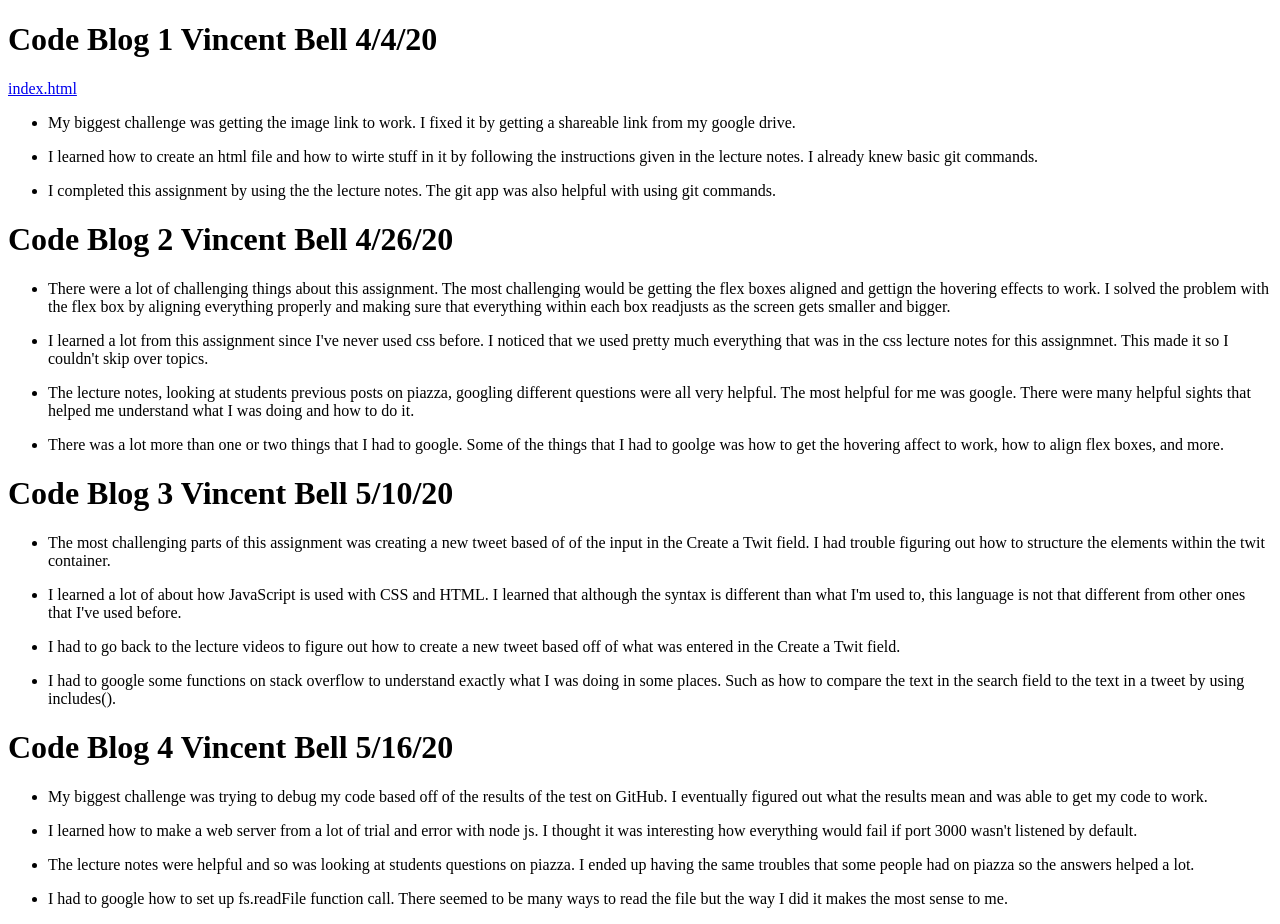
<file: A1/blog.html>
<!DOCTYPE html>
<html>
	<head>
		<title>Code Blog 1 Vincent Bell</title>
	</head>
	<body>
		<h1>Code Blog 1 Vincent Bell 4/4/20</h1>
		<a href="http://people.oregonstate.edu/~bellv/index.html">index.html</a>
		<ul>
			<li><p>My biggest challenge was getting the 
				image link to work. I fixed it by getting 
				a shareable link from my google drive.</p></li>
			<li><p>I learned how to create an html file 
				and how to wirte stuff in it by following
				the instructions given in the lecture notes.
				I already knew basic git commands.</p></li>
			<li><p>I completed this assignment by using the 
				the lecture notes. The git app was also
				helpful with using git commands. </p></li>
			
		</ul>
	</body>
	
	<head>
	</head>
	<body>
		<h1>Code Blog 2 Vincent Bell 4/26/20</h1>
		<ul>
			<li><p>There were a lot of challenging things about
			this assignment. The most challenging would be getting
			the flex boxes aligned and gettign the hovering effects to work.
			I solved the problem with the flex box by aligning everything 
			properly and making sure that everything within each box
			readjusts as the screen gets smaller and bigger.</p></li>
			<li><p>I learned a lot from this assignment since I've never used 
			css before. I noticed that we used pretty much everything that was
			in the css lecture notes for this assignmnet. This made it so I 
			couldn't skip over topics.</p></li>
			<li><p>The lecture notes, looking at students previous posts on piazza,
			googling different questions were all very helpful. The most helpful for 
			me was google. There were many helpful sights that helped me understand
			what I was doing and how to do it.</p></li>
			<li><p>There was a lot more than one or two things that I had to google.
			Some of the things that I had to goolge was how to get the hovering affect 
			to work, how to align flex boxes, and more.</p></li>
			
		</ul>
	</body>
	
	<head>
	</head>
	<body>
		<h1>Code Blog 3 Vincent Bell 5/10/20</h1>
		<ul>
			<li><p>The most challenging parts of this assignment was creating 
			a new tweet based of of the input in the Create a Twit field. 
			I had trouble figuring out how to structure the elements within the 
			twit container. </p></li>
			<li><p>I learned a lot of about how JavaScript is used with CSS and HTML.
			I learned that although the syntax is different than what I'm used to,
			this language is not that different from other ones that I've used before.</p></li>
			<li><p>I had to go back to the lecture videos to figure out how to create 
			a new tweet based off of what was entered in the Create a Twit field. </p></li>
			<li><p>I had to google some functions on stack overflow to understand 
			exactly what I was doing in some places.  Such as how to compare the text
			in the search field to the text in a tweet by using includes().</p></li>
			
		</ul>
	</body>
	
	<head>
	</head>
	<body>
		<h1>Code Blog 4 Vincent Bell 5/16/20</h1>
		<ul>
			<li><p>My biggest challenge was trying to debug my code based off of 
			the results of the test on GitHub. I eventually figured out what 
			the results mean and was able to get my code to work.</p></li>
			<li><p>I learned how to make a web server from a lot of trial and error
			with node js. I thought it was interesting how everything would fail if 
			port 3000 wasn't listened by default.</p></li>
			<li><p>The lecture notes were helpful and so was looking at students
			questions on piazza. I ended up having the same troubles that some people
			had on piazza so the answers helped a lot.</p></li>
			<li><p>I had to google how to set up fs.readFile function call.
			There seemed to be many ways to read the file but the way I did it 
			makes the most sense to me.</p></li>
			
		</ul>
	</body>
	
</html>
</file>
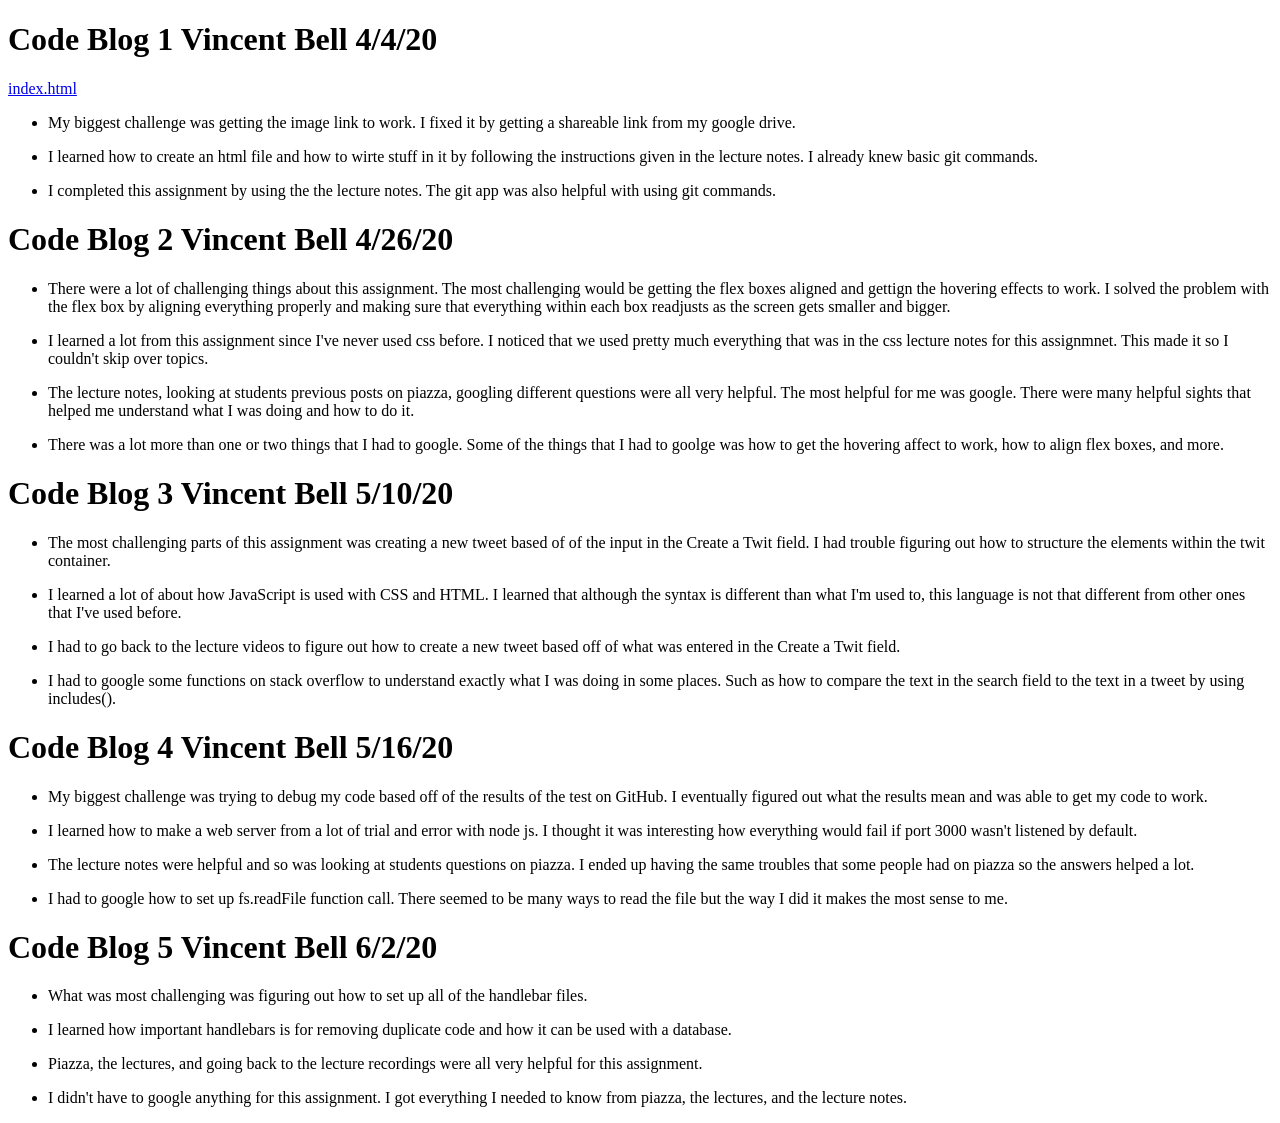
<file: A2/blog.html>
<!DOCTYPE html>
<html>
	<head>
		<title>Code Blog 1 Vincent Bell</title>
	</head>
	<body>
		<h1>Code Blog 1 Vincent Bell 4/4/20</h1>
		<a href="http://people.oregonstate.edu/~bellv/index.html">index.html</a>
		<ul>
			<li><p>My biggest challenge was getting the 
				image link to work. I fixed it by getting 
				a shareable link from my google drive.</p></li>
			<li><p>I learned how to create an html file 
				and how to wirte stuff in it by following
				the instructions given in the lecture notes.
				I already knew basic git commands.</p></li>
			<li><p>I completed this assignment by using the 
				the lecture notes. The git app was also
				helpful with using git commands. </p></li>
			
		</ul>
	</body>
	
	<head>
	</head>
	<body>
		<h1>Code Blog 2 Vincent Bell 4/26/20</h1>
		<ul>
			<li><p>There were a lot of challenging things about
			this assignment. The most challenging would be getting
			the flex boxes aligned and gettign the hovering effects to work.
			I solved the problem with the flex box by aligning everything 
			properly and making sure that everything within each box
			readjusts as the screen gets smaller and bigger.</p></li>
			<li><p>I learned a lot from this assignment since I've never used 
			css before. I noticed that we used pretty much everything that was
			in the css lecture notes for this assignmnet. This made it so I 
			couldn't skip over topics.</p></li>
			<li><p>The lecture notes, looking at students previous posts on piazza,
			googling different questions were all very helpful. The most helpful for 
			me was google. There were many helpful sights that helped me understand
			what I was doing and how to do it.</p></li>
			<li><p>There was a lot more than one or two things that I had to google.
			Some of the things that I had to goolge was how to get the hovering affect 
			to work, how to align flex boxes, and more.</p></li>
			
		</ul>
	</body>
	
	<head>
	</head>
	<body>
		<h1>Code Blog 3 Vincent Bell 5/10/20</h1>
		<ul>
			<li><p>The most challenging parts of this assignment was creating 
			a new tweet based of of the input in the Create a Twit field. 
			I had trouble figuring out how to structure the elements within the 
			twit container. </p></li>
			<li><p>I learned a lot of about how JavaScript is used with CSS and HTML.
			I learned that although the syntax is different than what I'm used to,
			this language is not that different from other ones that I've used before.</p></li>
			<li><p>I had to go back to the lecture videos to figure out how to create 
			a new tweet based off of what was entered in the Create a Twit field. </p></li>
			<li><p>I had to google some functions on stack overflow to understand 
			exactly what I was doing in some places.  Such as how to compare the text
			in the search field to the text in a tweet by using includes().</p></li>
			
		</ul>
	</body>
	
	<head>
	</head>
	<body>
		<h1>Code Blog 4 Vincent Bell 5/16/20</h1>
		<ul>
			<li><p>My biggest challenge was trying to debug my code based off of 
			the results of the test on GitHub. I eventually figured out what 
			the results mean and was able to get my code to work.</p></li>
			<li><p>I learned how to make a web server from a lot of trial and error
			with node js. I thought it was interesting how everything would fail if 
			port 3000 wasn't listened by default.</p></li>
			<li><p>The lecture notes were helpful and so was looking at students
			questions on piazza. I ended up having the same troubles that some people
			had on piazza so the answers helped a lot.</p></li>
			<li><p>I had to google how to set up fs.readFile function call.
			There seemed to be many ways to read the file but the way I did it 
			makes the most sense to me.</p></li>
			
		</ul>
	</body>
	
	<head>
	</head>
	<body>
		<h1>Code Blog 5 Vincent Bell 6/2/20</h1>
		<ul>
			<li><p>What was most challenging was figuring out how to set up all of the
			handlebar files.</p></li>
			<li><p>I learned how important handlebars is for removing duplicate code 
			and how it can be used with a database.</p></li>
			<li><p>Piazza, the lectures, and going back to the lecture recordings were all
			very helpful for this assignment.</p></li>
			<li><p>I didn't have to google anything for this assignment. I got everything I 
			needed to know from piazza, the lectures, and the lecture notes.</p></li>
			
		</ul>
	</body>
	
</html>
</file>
<file: A2/style.css>
.site-title{
	padding: 10px 10px;
	background-color: #03a9f4;
	color: white;
	font-family: "Roboto";
	font-weight: 350;
}

a{
	text-decoration: none;
	color: black;
	font-family: "Roboto";
}

.navbar{
	overflow: hidden;
	padding-left: 25px;
}

.navlist {
	margin: 0;
	padding: 0;
}

.navlink:hover a{
	color: #03a9f4;
}

.navitem{
	display: inline-block;
	padding: 5px 20px;
	font-weight: bolder;
	font-size: large;
}

.navlink.active{
	border-bottom: 4px solid #03a9f4
}

.navbar-search{
	float: right;
}

#navbar-search-input{
	padding: 5px 10px;
	border: none;
	background-color: #F5F5F5;
}

#navbar-search-input:focus {
	background-color: white;
}

#navbar-search-button{
	border: none;
	background-color: white;
}

.fas:hover{
	color: #03a9f4;
}

.twit-container{
	
	background-color: #F5F5F5;
	display: flex;
	flex-wrap: wrap;
	padding: 80px;
	padding-top: 30px;
	padding-bottom: 400px;
	min-width: 75%;
	flex-grow: 1;
}

.twit{
	background-color: white;
	flex: 1 25%;
	padding: 10px;
	min-width: 200px;
	max-width: 30%;
	display: flex;
	margin: 5px;
}

.twit-text{
	font-family: "Roboto";
}

.twit-author{
	font-family: "Roboto";
	font-weight: bolder;
	font-size: large;
	display: block;
	text-align: right;
}

.twit-icon{
	margin: 15px;
	font-size: 20px;
}

.twit-content {
	display: inline-block;
	margin: 0;
	width: 400px;
}

.twit-author:hover a{
	color: #03a9f4;
}

#create-twit-button{
	background-color: red;
	border-radius: 50%;
	width: 65px;
	height: 65px;
	margin: 40px;
	font-size: 30px;
	
	position: fixed;
	bottom: 10px;
	right: 10px;
	
	color: white;
	border: none;
	float: right;
	box-shadow: 5px 5px 5px rgba(0, 0, 0, 0.25);	
}

#create-twit-button:hover{
	color: white;
	background-color: #03a9f4;
}

#create-twit-button:hover .fa-bullhorn{
	color: white;
}
</file>
